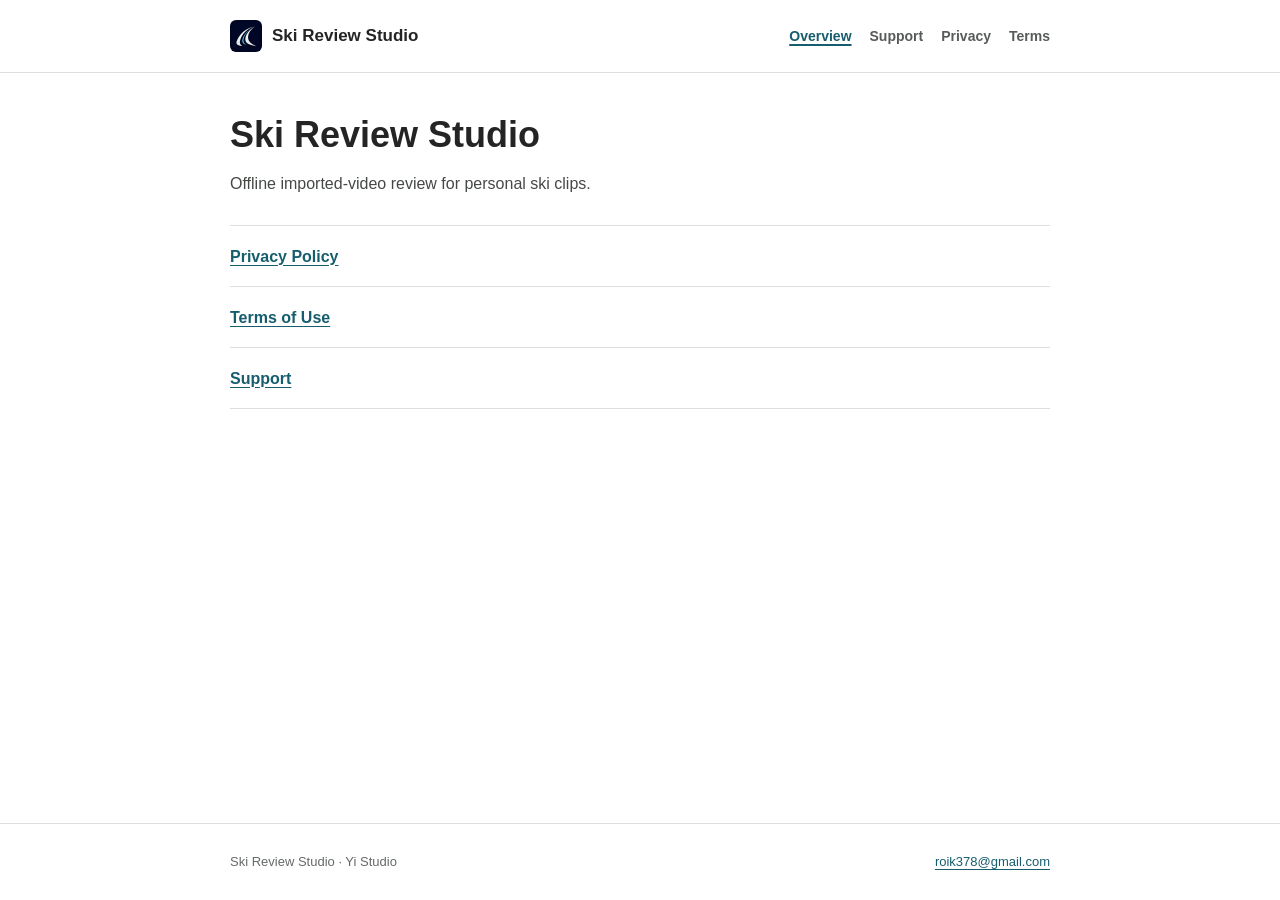
<file: index.html>
<!doctype html>
<html lang="en">
<head>
  <meta charset="utf-8">
  <meta name="viewport" content="width=device-width, initial-scale=1">
  <title>Ski Review Studio</title>
  <meta name="description" content="Ski Review Studio support and policies for offline, user-selected ski-video review. Find contact, privacy and terms information.">
  <link rel="canonical" href="https://roik378.github.io/skireviewstudio-policy/">
  <meta property="og:type" content="website">
  <meta property="og:site_name" content="Ski Review Studio">
  <meta property="og:locale" content="en_US">
  <meta property="og:title" content="Ski Review Studio">
  <meta property="og:description" content="Ski Review Studio support and policies for offline, user-selected ski-video review. Find contact, privacy and terms information.">
  <meta property="og:url" content="https://roik378.github.io/skireviewstudio-policy/">
  <meta property="og:image" content="https://roik378.github.io/skireviewstudio-policy/assets/social.png">
  <meta property="og:image:type" content="image/png">
  <meta property="og:image:width" content="256">
  <meta property="og:image:height" content="256">
  <meta property="og:image:alt" content="Ski Review Studio product icon">
  <meta name="twitter:card" content="summary">
  <meta name="twitter:title" content="Ski Review Studio">
  <meta name="twitter:description" content="Ski Review Studio support and policies for offline, user-selected ski-video review. Find contact, privacy and terms information.">
  <meta name="twitter:image" content="https://roik378.github.io/skireviewstudio-policy/assets/social.png">
  <meta name="twitter:image:alt" content="Ski Review Studio product icon">
  <link rel="icon" href="assets/skireview.png" type="image/png">
  <link rel="stylesheet" href="assets/legal.css">
</head>
<body>
  <a class="skip-link" href="#content">Skip to content</a>
  <header class="site-nav">
    <nav class="nav-inner" aria-label="Main navigation">
      <a class="brand" href="./"><img src="assets/skireview.png" width="32" height="32" alt=""><span>Ski Review Studio</span></a>
      <div class="nav-links">
        <a href="./" aria-current="page">Overview</a>
        <a href="support/">Support</a>
        <a href="privacy/">Privacy</a>
        <a href="terms/">Terms</a>
      </div>
    </nav>
  </header>
  <main id="content" tabindex="-1">
    <article>
      <h1>Ski Review Studio</h1>
      <p>Offline imported-video review for personal ski clips.</p>
      <div class="resource-links">
        <p class="resource-link"><a href="privacy/">Privacy Policy</a></p>
        <p class="resource-link"><a href="terms/">Terms of Use</a></p>
        <p class="resource-link"><a href="support/">Support</a></p>
      </div>
    </article>
  </main>
  <footer><div class="footer-inner"><span>Ski Review Studio · Yi Studio</span><a href="mailto:roik378@gmail.com">roik378@gmail.com</a></div></footer>
</body>
</html>
</file>
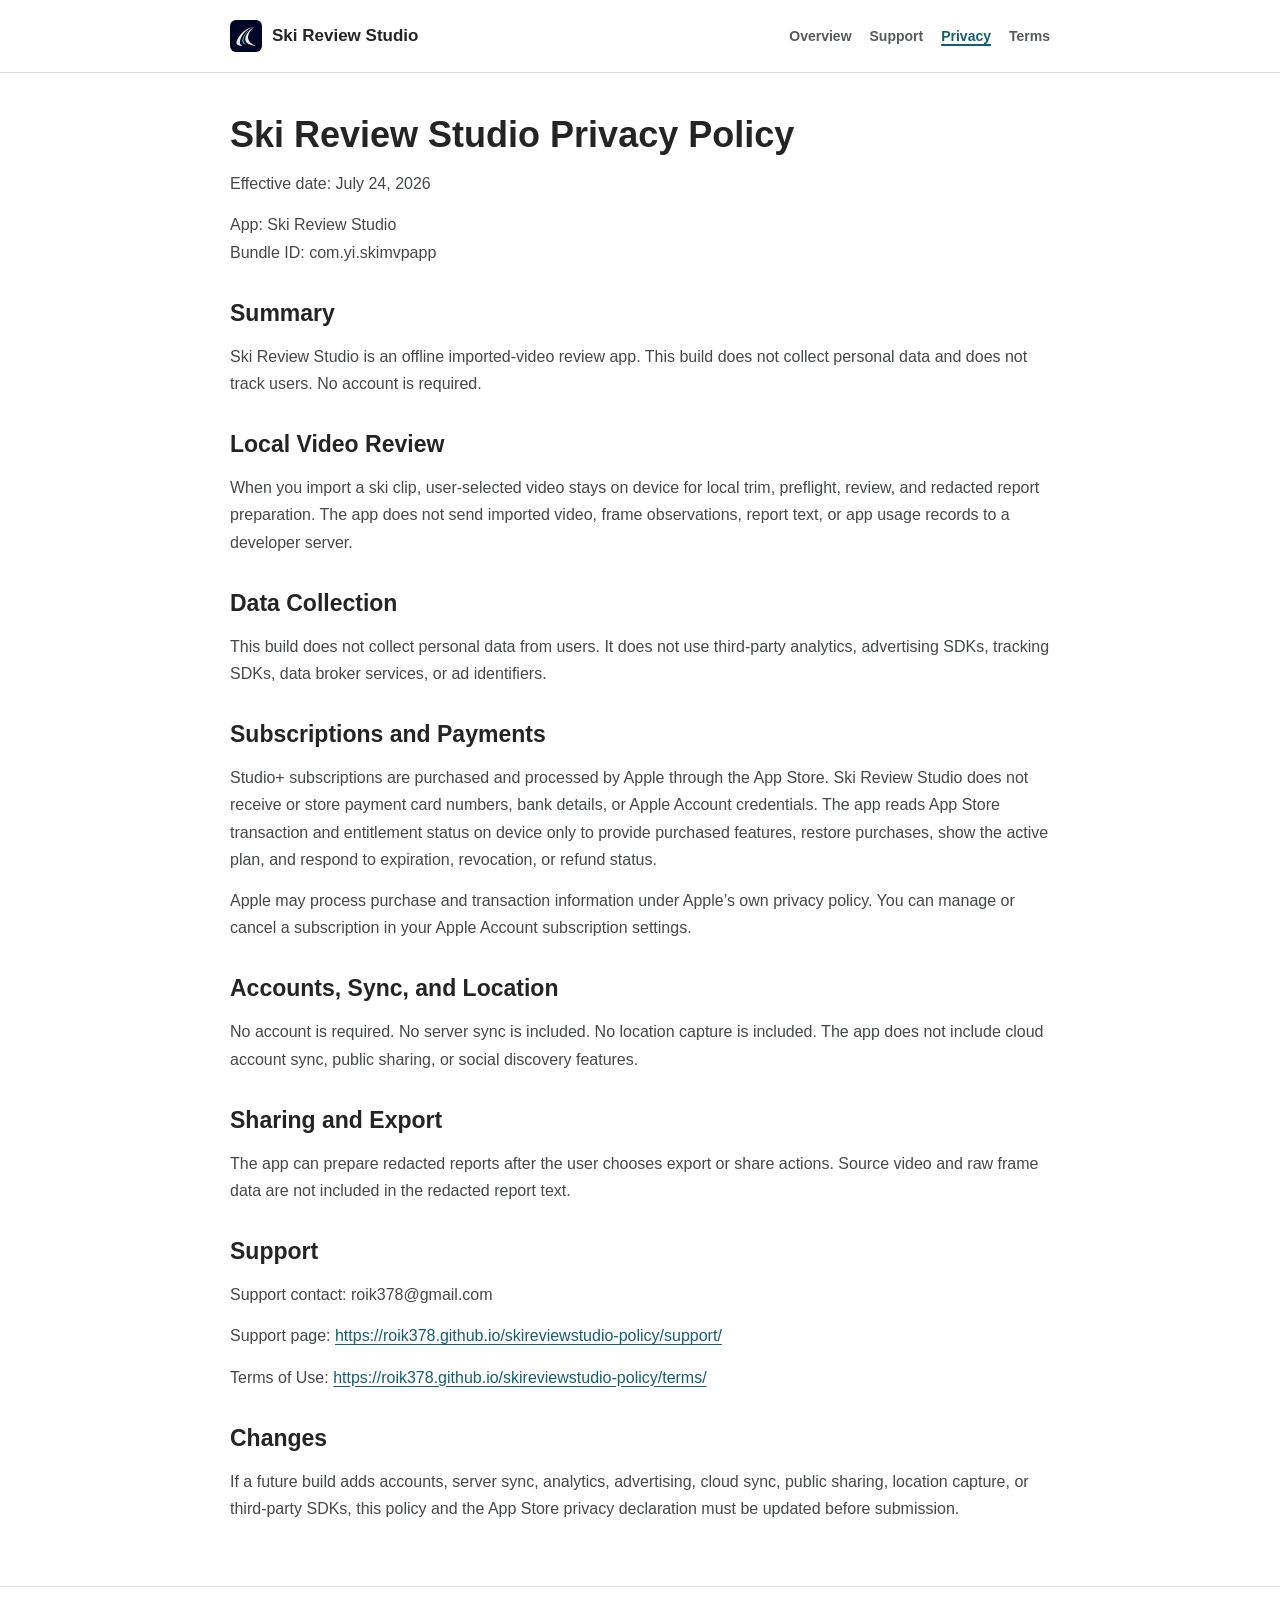
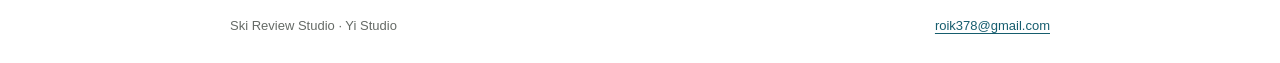
<file: privacy/index.html>
<!doctype html>
<html lang="en">
<head>
  <meta charset="utf-8">
  <meta name="viewport" content="width=device-width, initial-scale=1">
  <title>Ski Review Studio Privacy Policy</title>
  <meta name="description" content="Ski Review Studio privacy policy covering imported clips, local storage, optional purchases and user-controlled export.">
  <link rel="canonical" href="https://roik378.github.io/skireviewstudio-policy/privacy/">
  <meta property="og:type" content="website">
  <meta property="og:site_name" content="Ski Review Studio">
  <meta property="og:locale" content="en_US">
  <meta property="og:title" content="Ski Review Studio Privacy Policy">
  <meta property="og:description" content="Ski Review Studio privacy policy covering imported clips, local storage, optional purchases and user-controlled export.">
  <meta property="og:url" content="https://roik378.github.io/skireviewstudio-policy/privacy/">
  <meta property="og:image" content="https://roik378.github.io/skireviewstudio-policy/assets/social.png">
  <meta property="og:image:type" content="image/png">
  <meta property="og:image:width" content="256">
  <meta property="og:image:height" content="256">
  <meta property="og:image:alt" content="Ski Review Studio product icon">
  <meta name="twitter:card" content="summary">
  <meta name="twitter:title" content="Ski Review Studio Privacy Policy">
  <meta name="twitter:description" content="Ski Review Studio privacy policy covering imported clips, local storage, optional purchases and user-controlled export.">
  <meta name="twitter:image" content="https://roik378.github.io/skireviewstudio-policy/assets/social.png">
  <meta name="twitter:image:alt" content="Ski Review Studio product icon">
  <link rel="icon" href="../assets/skireview.png" type="image/png">
  <link rel="stylesheet" href="../assets/legal.css">
</head>
<body>
  <a class="skip-link" href="#content">Skip to content</a>
  <header class="site-nav">
    <nav class="nav-inner" aria-label="Main navigation">
      <a class="brand" href="../"><img src="../assets/skireview.png" width="32" height="32" alt=""><span>Ski Review Studio</span></a>
      <div class="nav-links">
        <a href="../">Overview</a>
        <a href="../support/">Support</a>
        <a href="./" aria-current="page">Privacy</a>
        <a href="../terms/">Terms</a>
      </div>
    </nav>
  </header>
  <main id="content" tabindex="-1">
    <h1>Ski Review Studio Privacy Policy</h1>
    <p>Effective date: July 24, 2026</p>
    <p>App: Ski Review Studio<br>Bundle ID: com.yi.skimvpapp</p>

    <section>
      <h2>Summary</h2>
      <p>Ski Review Studio is an offline imported-video review app. This build does not collect personal data and does not track users. No account is required.</p>
    </section>

    <section>
      <h2>Local Video Review</h2>
      <p>When you import a ski clip, user-selected video stays on device for local trim, preflight, review, and redacted report preparation. The app does not send imported video, frame observations, report text, or app usage records to a developer server.</p>
    </section>

    <section>
      <h2>Data Collection</h2>
      <p>This build does not collect personal data from users. It does not use third-party analytics, advertising SDKs, tracking SDKs, data broker services, or ad identifiers.</p>
    </section>

    <section>
      <h2>Subscriptions and Payments</h2>
      <p>Studio+ subscriptions are purchased and processed by Apple through the App Store. Ski Review Studio does not receive or store payment card numbers, bank details, or Apple Account credentials. The app reads App Store transaction and entitlement status on device only to provide purchased features, restore purchases, show the active plan, and respond to expiration, revocation, or refund status.</p>
      <p>Apple may process purchase and transaction information under Apple’s own privacy policy. You can manage or cancel a subscription in your Apple Account subscription settings.</p>
    </section>

    <section>
      <h2>Accounts, Sync, and Location</h2>
      <p>No account is required. No server sync is included. No location capture is included. The app does not include cloud account sync, public sharing, or social discovery features.</p>
    </section>

    <section>
      <h2>Sharing and Export</h2>
      <p>The app can prepare redacted reports after the user chooses export or share actions. Source video and raw frame data are not included in the redacted report text.</p>
    </section>

    <section>
      <h2>Support</h2>
      <p>Support contact: roik378@gmail.com</p>
      <p>Support page: <a href="https://roik378.github.io/skireviewstudio-policy/support/">https://roik378.github.io/skireviewstudio-policy/support/</a></p>
      <p>Terms of Use: <a href="https://roik378.github.io/skireviewstudio-policy/terms/">https://roik378.github.io/skireviewstudio-policy/terms/</a></p>
    </section>

    <section>
      <h2>Changes</h2>
      <p>If a future build adds accounts, server sync, analytics, advertising, cloud sync, public sharing, location capture, or third-party SDKs, this policy and the App Store privacy declaration must be updated before submission.</p>
    </section>
  </main>
  <footer><div class="footer-inner"><span>Ski Review Studio · Yi Studio</span><a href="mailto:roik378@gmail.com">roik378@gmail.com</a></div></footer>
</body>
</html>
</file>
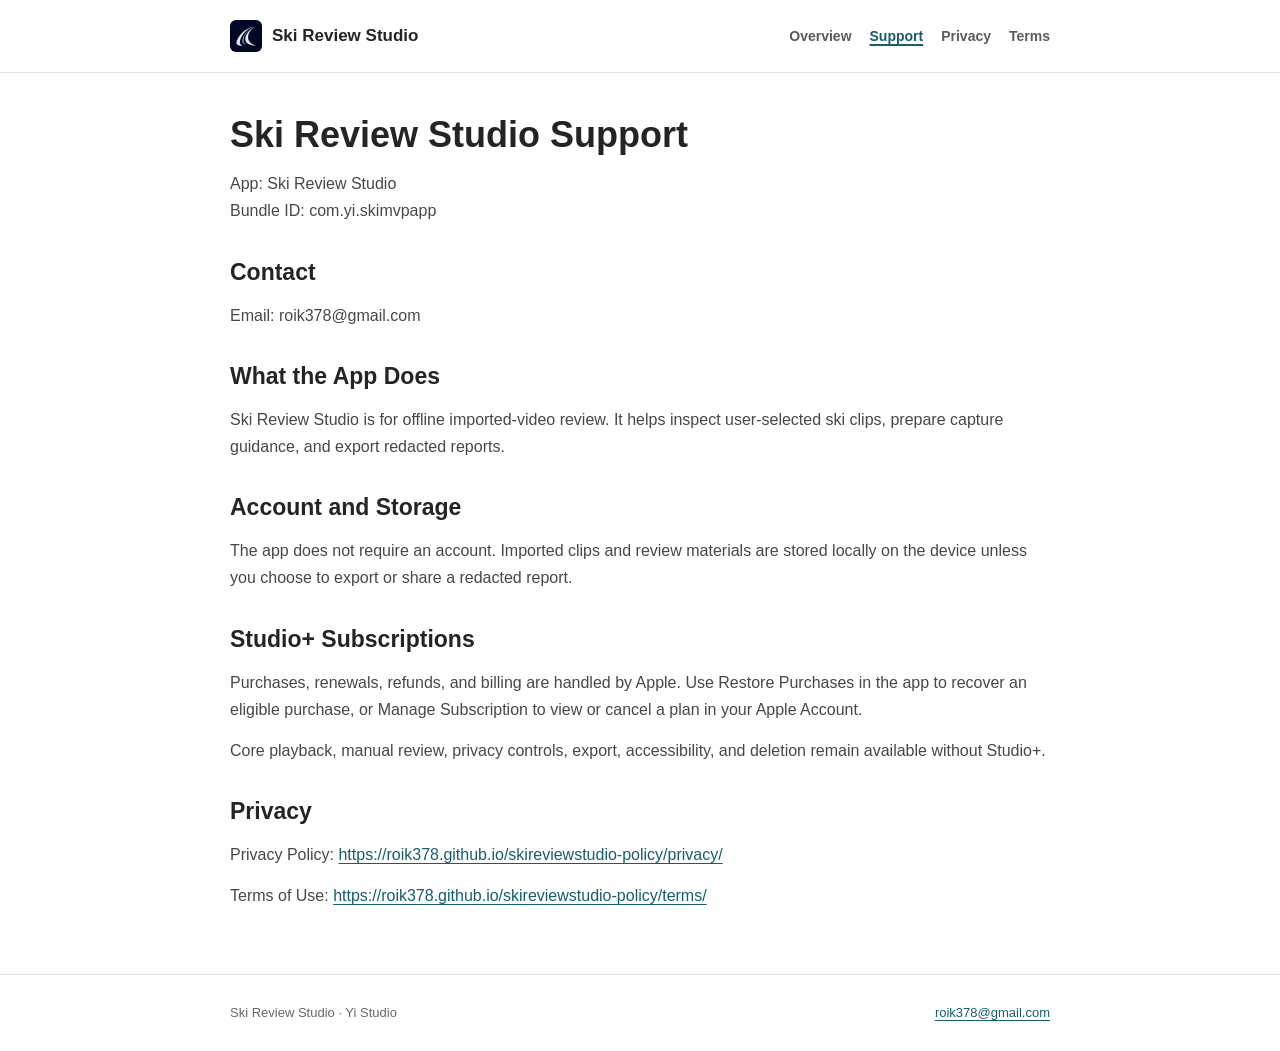
<file: support/index.html>
<!doctype html>
<html lang="en">
<head>
  <meta charset="utf-8">
  <meta name="viewport" content="width=device-width, initial-scale=1">
  <title>Ski Review Studio Support</title>
  <meta name="description" content="Contact Ski Review Studio support. Read about local clip storage, report sharing and Apple-managed subscription options.">
  <link rel="canonical" href="https://roik378.github.io/skireviewstudio-policy/support/">
  <meta property="og:type" content="website">
  <meta property="og:site_name" content="Ski Review Studio">
  <meta property="og:locale" content="en_US">
  <meta property="og:title" content="Ski Review Studio Support">
  <meta property="og:description" content="Contact Ski Review Studio support. Read about local clip storage, report sharing and Apple-managed subscription options.">
  <meta property="og:url" content="https://roik378.github.io/skireviewstudio-policy/support/">
  <meta property="og:image" content="https://roik378.github.io/skireviewstudio-policy/assets/social.png">
  <meta property="og:image:type" content="image/png">
  <meta property="og:image:width" content="256">
  <meta property="og:image:height" content="256">
  <meta property="og:image:alt" content="Ski Review Studio product icon">
  <meta name="twitter:card" content="summary">
  <meta name="twitter:title" content="Ski Review Studio Support">
  <meta name="twitter:description" content="Contact Ski Review Studio support. Read about local clip storage, report sharing and Apple-managed subscription options.">
  <meta name="twitter:image" content="https://roik378.github.io/skireviewstudio-policy/assets/social.png">
  <meta name="twitter:image:alt" content="Ski Review Studio product icon">
  <link rel="icon" href="../assets/skireview.png" type="image/png">
  <link rel="stylesheet" href="../assets/legal.css">
</head>
<body>
  <a class="skip-link" href="#content">Skip to content</a>
  <header class="site-nav">
    <nav class="nav-inner" aria-label="Main navigation">
      <a class="brand" href="../"><img src="../assets/skireview.png" width="32" height="32" alt=""><span>Ski Review Studio</span></a>
      <div class="nav-links">
        <a href="../">Overview</a>
        <a href="./" aria-current="page">Support</a>
        <a href="../privacy/">Privacy</a>
        <a href="../terms/">Terms</a>
      </div>
    </nav>
  </header>
  <main id="content" tabindex="-1">
    <h1>Ski Review Studio Support</h1>
    <p>App: Ski Review Studio<br>Bundle ID: com.yi.skimvpapp</p>

    <section>
      <h2>Contact</h2>
      <p>Email: roik378@gmail.com</p>
    </section>

    <section>
      <h2>What the App Does</h2>
      <p>Ski Review Studio is for offline imported-video review. It helps inspect user-selected ski clips, prepare capture guidance, and export redacted reports.</p>
    </section>

    <section>
      <h2>Account and Storage</h2>
      <p>The app does not require an account. Imported clips and review materials are stored locally on the device unless you choose to export or share a redacted report.</p>
    </section>

    <section>
      <h2>Studio+ Subscriptions</h2>
      <p>Purchases, renewals, refunds, and billing are handled by Apple. Use Restore Purchases in the app to recover an eligible purchase, or Manage Subscription to view or cancel a plan in your Apple Account.</p>
      <p>Core playback, manual review, privacy controls, export, accessibility, and deletion remain available without Studio+.</p>
    </section>

    <section>
      <h2>Privacy</h2>
      <p>Privacy Policy: <a href="https://roik378.github.io/skireviewstudio-policy/privacy/">https://roik378.github.io/skireviewstudio-policy/privacy/</a></p>
      <p>Terms of Use: <a href="https://roik378.github.io/skireviewstudio-policy/terms/">https://roik378.github.io/skireviewstudio-policy/terms/</a></p>
    </section>
  </main>
  <footer><div class="footer-inner"><span>Ski Review Studio · Yi Studio</span><a href="mailto:roik378@gmail.com">roik378@gmail.com</a></div></footer>
</body>
</html>
</file>
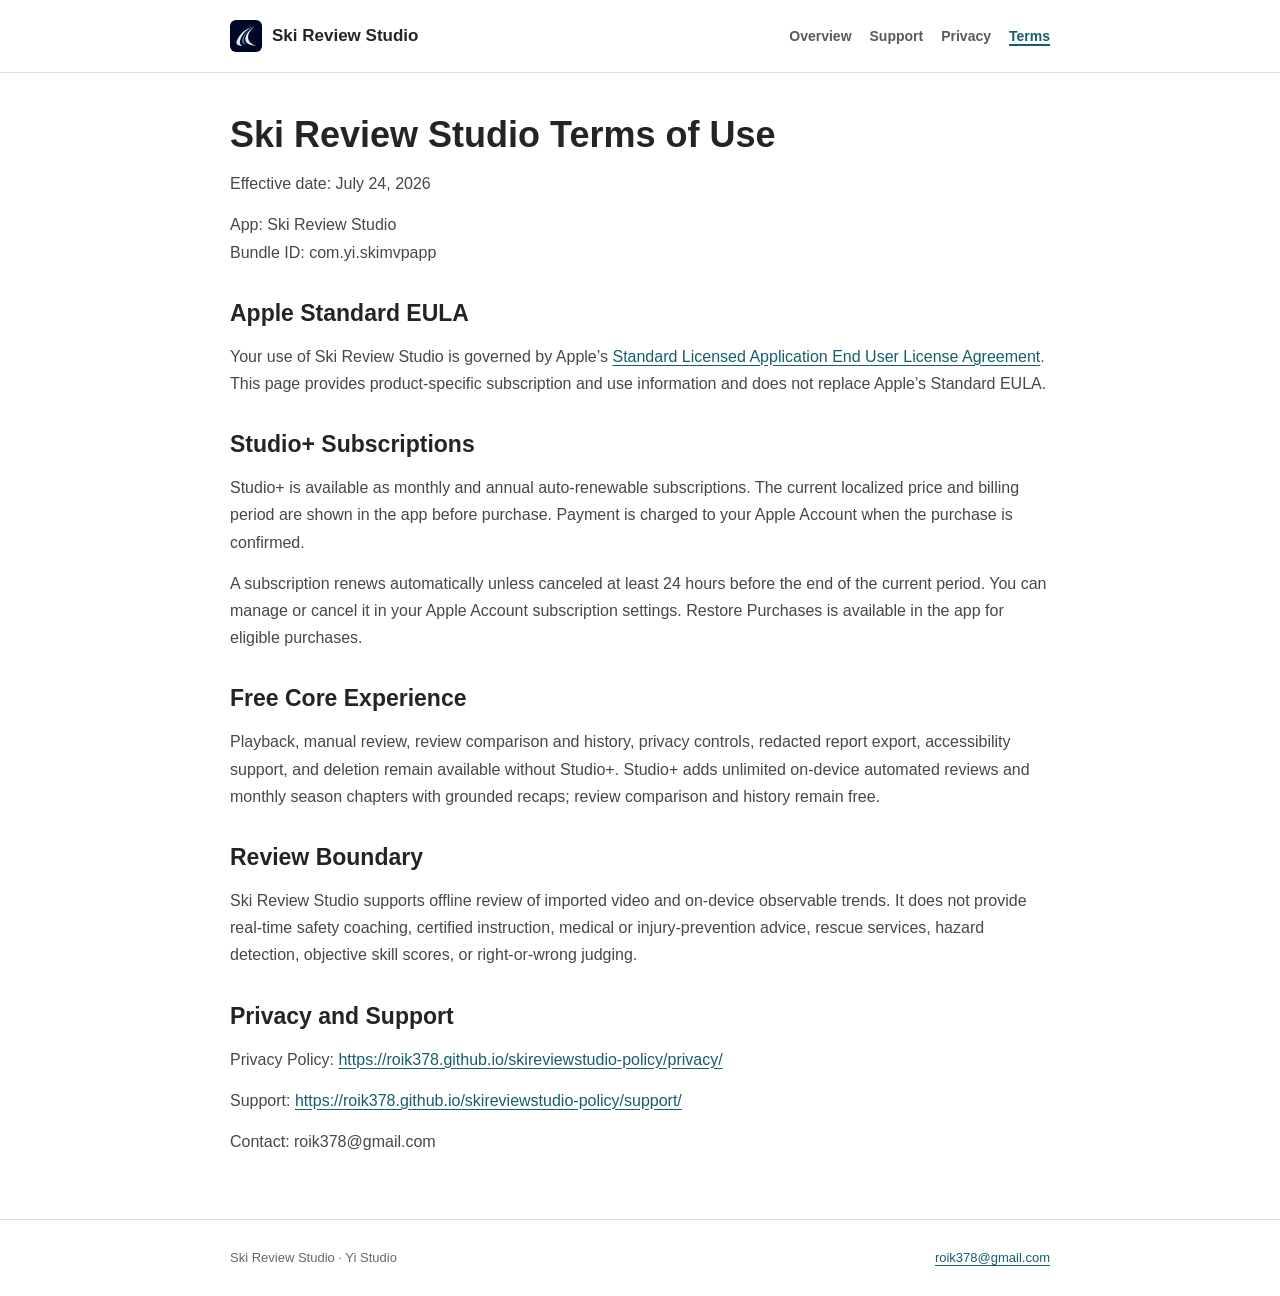
<file: terms/index.html>
<!doctype html>
<html lang="en">
<head>
  <meta charset="utf-8">
  <meta name="viewport" content="width=device-width, initial-scale=1">
  <title>Ski Review Studio Terms of Use</title>
  <meta name="description" content="Ski Review Studio terms for personal, offline video review, Apple-managed purchases and the limits of review guidance.">
  <link rel="canonical" href="https://roik378.github.io/skireviewstudio-policy/terms/">
  <meta property="og:type" content="website">
  <meta property="og:site_name" content="Ski Review Studio">
  <meta property="og:locale" content="en_US">
  <meta property="og:title" content="Ski Review Studio Terms of Use">
  <meta property="og:description" content="Ski Review Studio terms for personal, offline video review, Apple-managed purchases and the limits of review guidance.">
  <meta property="og:url" content="https://roik378.github.io/skireviewstudio-policy/terms/">
  <meta property="og:image" content="https://roik378.github.io/skireviewstudio-policy/assets/social.png">
  <meta property="og:image:type" content="image/png">
  <meta property="og:image:width" content="256">
  <meta property="og:image:height" content="256">
  <meta property="og:image:alt" content="Ski Review Studio product icon">
  <meta name="twitter:card" content="summary">
  <meta name="twitter:title" content="Ski Review Studio Terms of Use">
  <meta name="twitter:description" content="Ski Review Studio terms for personal, offline video review, Apple-managed purchases and the limits of review guidance.">
  <meta name="twitter:image" content="https://roik378.github.io/skireviewstudio-policy/assets/social.png">
  <meta name="twitter:image:alt" content="Ski Review Studio product icon">
  <link rel="icon" href="../assets/skireview.png" type="image/png">
  <link rel="stylesheet" href="../assets/legal.css">
</head>
<body>
  <a class="skip-link" href="#content">Skip to content</a>
  <header class="site-nav">
    <nav class="nav-inner" aria-label="Main navigation">
      <a class="brand" href="../"><img src="../assets/skireview.png" width="32" height="32" alt=""><span>Ski Review Studio</span></a>
      <div class="nav-links">
        <a href="../">Overview</a>
        <a href="../support/">Support</a>
        <a href="../privacy/">Privacy</a>
        <a href="./" aria-current="page">Terms</a>
      </div>
    </nav>
  </header>
  <main id="content" tabindex="-1">
    <h1>Ski Review Studio Terms of Use</h1>
    <p>Effective date: July 24, 2026</p>
    <p>App: Ski Review Studio<br>Bundle ID: com.yi.skimvpapp</p>

    <section>
      <h2>Apple Standard EULA</h2>
      <p>Your use of Ski Review Studio is governed by Apple’s <a href="https://www.apple.com/legal/internet-services/itunes/dev/stdeula/">Standard Licensed Application End User License Agreement</a>. This page provides product-specific subscription and use information and does not replace Apple’s Standard EULA.</p>
    </section>

    <section>
      <h2>Studio+ Subscriptions</h2>
      <p>Studio+ is available as monthly and annual auto-renewable subscriptions. The current localized price and billing period are shown in the app before purchase. Payment is charged to your Apple Account when the purchase is confirmed.</p>
      <p>A subscription renews automatically unless canceled at least 24 hours before the end of the current period. You can manage or cancel it in your Apple Account subscription settings. Restore Purchases is available in the app for eligible purchases.</p>
    </section>

    <section>
      <h2>Free Core Experience</h2>
      <p>Playback, manual review, review comparison and history, privacy controls, redacted report export, accessibility support, and deletion remain available without Studio+. Studio+ adds unlimited on-device automated reviews and monthly season chapters with grounded recaps; review comparison and history remain free.</p>
    </section>

    <section>
      <h2>Review Boundary</h2>
      <p>Ski Review Studio supports offline review of imported video and on-device observable trends. It does not provide real-time safety coaching, certified instruction, medical or injury-prevention advice, rescue services, hazard detection, objective skill scores, or right-or-wrong judging.</p>
    </section>

    <section>
      <h2>Privacy and Support</h2>
      <p>Privacy Policy: <a href="https://roik378.github.io/skireviewstudio-policy/privacy/">https://roik378.github.io/skireviewstudio-policy/privacy/</a></p>
      <p>Support: <a href="https://roik378.github.io/skireviewstudio-policy/support/">https://roik378.github.io/skireviewstudio-policy/support/</a></p>
      <p>Contact: roik378@gmail.com</p>
    </section>
  </main>
  <footer><div class="footer-inner"><span>Ski Review Studio · Yi Studio</span><a href="mailto:roik378@gmail.com">roik378@gmail.com</a></div></footer>
</body>
</html>
</file>
<file: assets/legal.css>
:root {
  color-scheme: light;
  font-family: -apple-system, BlinkMacSystemFont, "SF Pro Text", sans-serif;
  font-synthesis: none;
  color: #242424;
  background: #fff;
}
* { box-sizing: border-box; letter-spacing: 0; }
body { margin: 0; min-height: 100vh; display: flex; flex-direction: column; }
a { color: #165d6e; text-underline-offset: 3px; }
a:hover { color: #123f4b; }
a:focus-visible, main:focus-visible { outline: 2px solid #91316c; outline-offset: 4px; }
.skip-link {
  position: absolute;
  z-index: 20;
  top: 8px;
  left: 16px;
  padding: 12px 16px;
  color: #fff;
  background: #242424;
  transform: translateY(-200%);
}
.skip-link:focus-visible { transform: none; }
.site-nav { border-bottom: 1px solid #dedfdf; }
.nav-inner, .footer-inner {
  width: min(820px, calc(100% - 40px));
  margin: 0 auto;
  display: flex;
  align-items: center;
  justify-content: space-between;
  flex-wrap: wrap;
  gap: 8px 24px;
}
.nav-inner { min-height: 72px; padding: 10px 0; }
.brand {
  display: inline-flex;
  align-items: center;
  gap: 10px;
  min-height: 44px;
  color: #242424;
  font-size: 1.0625rem;
  font-weight: 700;
  text-decoration: none;
}
.brand img { width: 32px; height: 32px; border-radius: 6px; }
.nav-links { display: flex; flex-wrap: wrap; gap: 4px 18px; font-size: 0.875rem; font-weight: 600; }
.nav-links a { display: inline-flex; align-items: center; min-height: 44px; color: #575b59; text-decoration: none; }
.nav-links a[aria-current="page"] { color: #165d6e; text-decoration: underline; text-decoration-thickness: 2px; }
main {
  flex: 1;
  width: min(820px, calc(100% - 40px));
  margin: 0 auto;
  padding: 40px 0 64px;
  overflow-wrap: anywhere;
}
h1 { margin: 0; font-size: 2.25rem; line-height: 1.2; font-weight: 700; }
h2 { margin: 0 0 10px; font-size: 1.4375rem; line-height: 1.35; font-weight: 650; }
p { margin: 14px 0 0; color: #454946; font-size: 1rem; line-height: 1.7; }
section { margin-top: 32px; }
.resource-link { margin: 0; border-bottom: 1px solid #dedfdf; }
.resource-link:first-of-type { border-top: 1px solid #dedfdf; }
.resource-link a { display: flex; align-items: center; min-height: 60px; font-weight: 600; }
.resource-links { margin-top: 28px; }
footer { border-top: 1px solid #dedfdf; }
.footer-inner { min-height: 74px; padding: 16px 0; color: #656a66; font-size: 0.8125rem; line-height: 1.5; overflow-wrap: anywhere; }
.footer-inner a { display: inline-flex; align-items: center; min-height: 44px; }
@media (max-width: 640px) {
  .nav-inner { align-items: flex-start; flex-direction: column; }
  main { padding-top: 32px; }
  h1 { font-size: 1.875rem; }
}
@media print {
  .site-nav, .skip-link, footer { display: none; }
  main { width: 100%; padding: 0; }
  h2 { break-after: avoid; }
}
</file>
